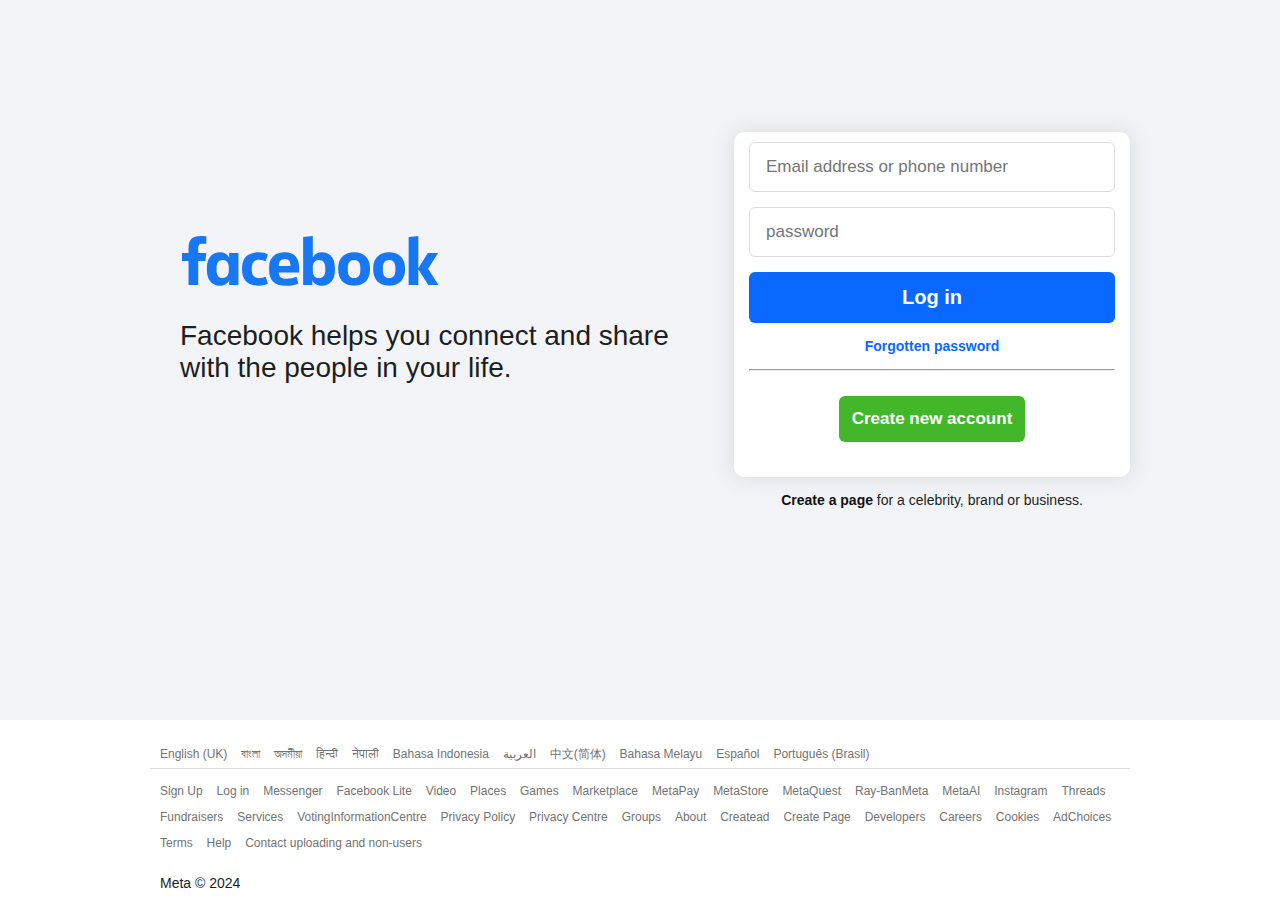
<file: facebook-clone/index.html>
<!DOCTYPE html>
<html lang="en">
  <head>
    <meta charset="UTF-8" />
    <meta name="viewport" content="width=device-width, initial-scale=1.0" />
    <link rel="shortcut icon" href="img/favicon.png" type="image/x-icon" />
    <link rel="stylesheet" href="style.css" />
    <title>Facebook-log in or sign up</title>
  </head>
  <body>
    <section id="body_area">
        <div id="content_area" class="container">
            <div class="left_side">
                <img src="img/logo.svg" alt="" />
                <h2>
                    Facebook helps you connect and share with the people in your life.
                </h2>
            </div>
            <div class="form_area">
                <form action="">
                    <input type="email" placeholder="Email address or phone number" />
                    <input type="password" placeholder="password" />
                    <input type="button" value="Log in" />
                    <a href="">Forgotten password</a>
                    <hr />
                    <button type="button">Create new account</button>
                    </form>
                    <p><a href="">Create a page</a> for a celebrity, brand or business.</p>
            </div>
        </div>
    </section>
    <footer id="footer_area">
        <div class="container">
            <ul class="first_child">
                <li><a href="">English (UK)</a></li>
                <li><a href="">বাংলা</a></li>
                <li><a href="">অসমীয়া </a></li>
                <li><a href="">हिन्दी </a></li>
                <li><a href="">नेपाली </a></li>
                <li><a href="">Bahasa Indonesia </a></li>
                <li><a href="">العربية </a></li>
                <li><a href="">中文(简体) </a></li>
                <li><a href="">Bahasa Melayu </a></li>
                <li><a href="">Español </a></li>
                <li><a href="">Português (Brasil)</a></li>
            </ul>
            <div class="content_curve"></div>
            <ul>
                <li><a href="">Sign Up</a></li>
                <li><a href="">Log in</a></li>
                <li><a href="">Messenger</a></li>
                <li><a href="">Facebook Lite</a></li>
                <li><a href="">Video</a></li>
                <li><a href="">Places</a></li>
                <li><a href="">Games</a></li>
                <li><a href="">Marketplace</a></li>
                <li><a href="">MetaPay</a></li>
                <li><a href="">MetaStore</a></li>
                <li><a href="">MetaQuest</a></li>
                <li><a href="">Ray-BanMeta </a></li>
                <li><a href="">MetaAI</a></li>
                <li><a href="">Instagram</a></li>
                <li><a href="">Threads</a></li>
                <li><a href="">Fundraisers</a></li>
                <li><a href="">Services</a></li>
                <li><a href="">VotingInformationCentre</a></li>
                <li><a href="">Privacy Policy </a></li>
                <li><a href="">Privacy Centre </a></li>
                <li><a href="">Groups</a></li>
                <li><a href="">About</a></li>
                <li><a href="">Createad </a></li>
                <li><a href="">Create Page</a></li>
                <li><a href="">Developers</a></li>
                <li><a href="">Careers</a></li>
                <li><a href="">Cookies</a></li>
                <li><a href="">AdChoices</a></li>
                <li><a href="">Terms</a></li>
                <li><a href="">Help</a></li>
                <li><a href="">Contact uploading and non-users</a></li>
            </ul>
            <p>Meta © 2024</p>
        </div>
    </footer>
  </body>
</html>
</file>
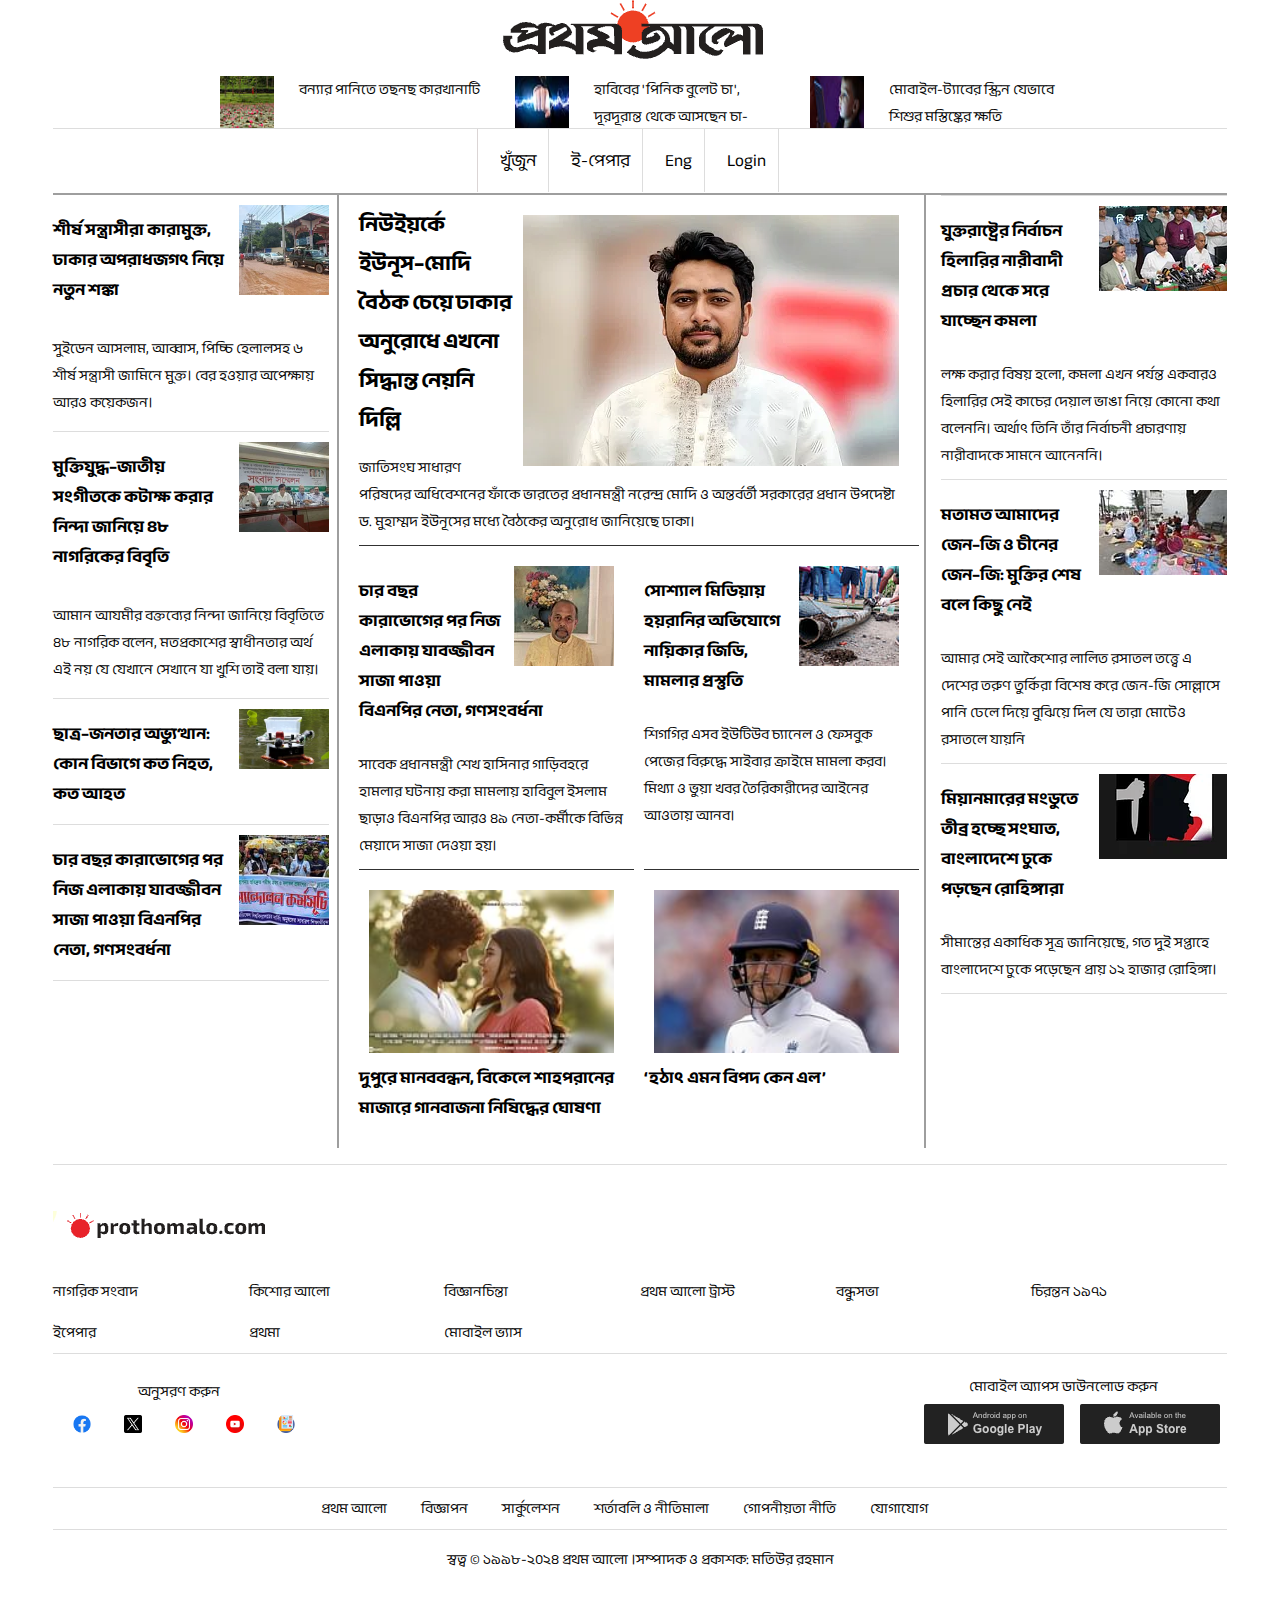
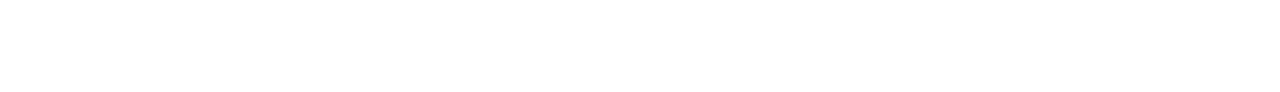
<file: prothomAlo-clone/index.html>
<!DOCTYPE html>
<html lang="en">
<head>
    <meta charset="UTF-8">
    <meta name="viewport" content="width=device-width, initial-scale=1.0">
    <link rel="preconnect" href="https://fonts.googleapis.com">
    <link rel="preconnect" href="https://fonts.gstatic.com" crossorigin>
    <link href="https://fonts.googleapis.com/css2?family=Anek+Bangla:wght@100..800&display=swap" rel="stylesheet">
    <link rel="stylesheet" href="https://cdnjs.cloudflare.com/ajax/libs/font-awesome/6.6.0/css/all.min.css" integrity="sha512-Kc323vGBEqzTmouAECnVceyQqyqdsSiqLQISBL29aUW4U/M7pSPA/gEUZQqv1cwx4OnYxTxve5UMg5GT6L4JJg==" crossorigin="anonymous" referrerpolicy="no-referrer" />
    <link rel="shortcut icon" href="img/favicon.png" type="image/x-icon">
    <link rel="stylesheet" href="style.css">
    <title>প্রথম আলো। বাংলা নিউজ পেপার</title>
</head>
<body>
    <div id="container">
        <header>
                <div id="head">
                    <div class="logo">
                        <img src="img/logo.png" alt="">
                    </div>
                    <div class="side_logo">
                        <img src="img/head1.jpeg" alt="">
                        <a href="#">বন্যার পানিতে তছনছ কারখানাটি</a>
                        <img src="img/head2.webp" alt="">
                        <a href="#">হাবিবের 'পিনিক বুলেট চা', দূরদূরান্ত থেকে আসছেন চা-প্রেমীরা</a>
                        <img src="img/head3.jpg" alt="">
                        <a href="3">মোবাইল-ট্যাবের স্ক্রিন যেভাবে শিশুর মস্তিষ্কের ক্ষতি</a>
                    </div>
                </div>
        </header>
        <nav>
            <div class="navbar">
                <div class="left_nav">
                    <ul>
                        <li><a href="">সর্বশেষ</a></li>
                        <li><a href="">রাজনীতি</a></li>
                        <li><a href="">বাংলাদেশ</a></li>
                        <li><a href="">অপরাধ</a></li>
                        <li><a href="">বিশ্ব</a></li>
                        <li><a href="">বাণিজ্য</a></li>
                        <li><a href="">মতামত</a></li>
                        <li><a href="">খেলা</a></li>
                        <li><a href="">বিনোদন</a></li>
                        <li><a href="">চাকরি</a></li>
                        <li><a href="">জীবনযাপন</a></li>
                    </ul>
                </div>
                <div class="right_nav">
                    <a href="">
                        <div>
                            <i class="fa-solid fa-magnifying-glass"></i>
                            <a href="">খুঁজুন</a>
                        </div>
                    </a>
                    <a href="">
                        <div>
                            <i class="fa-solid fa-newspaper"></i>
                            <a href="">ই-পেপার</a>
                        </div>
                    </a>
                    <a href="">
                        <div>
                            <i class="fa-solid fa-globe"></i>
                            <a href="">Eng</a>
                        </div>
                    </a>
                    <a href="">
                        <div>
                            <i class="fa-solid fa-user"></i>
                            <a href="">Login</a>
                        </div>
                    </a>
                    <a href="">
                        <div>
                            <i class="fa-solid fa-bars"></i>
                        </div>
                    </a>
                </div>
            </div>
        </nav>
        <main>
            <div class="main">
                <aside class="left_side">
                    <div>
                        <img src="img/img7.webp" alt="">
                        <h3>শীর্ষ সন্ত্রাসীরা কারামুক্ত, ঢাকার অপরাধজগৎ নিয়ে নতুন শঙ্কা</h3>
                        <p>সুইডেন আসলাম, আব্বাস, পিচ্চি হেলালসহ ৬ শীর্ষ সন্ত্রাসী জামিনে মুক্ত। বের হওয়ার অপেক্ষায় আরও কয়েকজন।</p>
                    </div>
                    <div>
                        <img src="img/img8.webp" alt="">
                        <h3>মুক্তিযুদ্ধ–জাতীয় সংগীতকে কটাক্ষ করার নিন্দা জানিয়ে ৪৮ নাগরিকের বিবৃতি</h3>
                        <p>আমান আযমীর বক্তব্যের নিন্দা জানিয়ে বিবৃতিতে ৪৮ নাগরিক বলেন, মতপ্রকাশের স্বাধীনতার অর্থ এই নয় যে যেখানে সেখানে যা খুশি তাই বলা যায়।</p>
                    </div>
                    <div>
                        <img src="img/img6.webp" alt="">
                        <h3>ছাত্র–জনতার অভ্যুত্থান: কোন বিভাগে কত নিহত, কত আহত</h3>
                    </div>
                    <div>
                        <img src="img/img9.jpg" alt="">
                        <h3>চার বছর কারাভোগের পর নিজ এলাকায় যাবজ্জীবন সাজা পাওয়া বিএনপির নেতা, গণসংবর্ধনা</h3>
                    </div>
                </aside>
                <div class="main_area">
                    <div>
                        <img src="img/img1.webp" alt="">
                        <h2>নিউইয়র্কে ইউনূস–মোদি বৈঠক চেয়ে ঢাকার অনুরোধে এখনো সিদ্ধান্ত নেয়নি দিল্লি</h2>
                        <p>জাতিসংঘ সাধারণ পরিষদের অধিবেশনের ফাঁকে ভারতের প্রধানমন্ত্রী নরেন্দ্র মোদি ও অন্তর্বর্তী সরকারের প্রধান উপদেষ্টা ড. মুহাম্মদ ইউনূসের মধ্যে বৈঠকের অনুরোধ জানিয়েছে ঢাকা।</p>
                    </div>
                    <div>
                        <img src="img/img2.webp" alt="">
                        <h3>চার বছর কারাভোগের পর নিজ এলাকায় যাবজ্জীবন সাজা পাওয়া বিএনপির নেতা, গণসংবর্ধনা</h3>
                        <p>সাবেক প্রধানমন্ত্রী শেখ হাসিনার গাড়িবহরে হামলার ঘটনায় করা মামলায় হাবিবুল ইসলাম ছাড়াও বিএনপির আরও ৪৯ নেতা-কর্মীকে বিভিন্ন মেয়াদে সাজা দেওয়া হয়।</p>
                    </div>
                    <div>
                        <img src="img/img3.jpg" alt="">
                        <h3>সোশ্যাল মিডিয়ায় হয়রানির অভিযোগে নায়িকার জিডি, মামলার প্রস্তুতি</h3>
                        <p>শিগগির এসব ইউটিউব চ্যানেল ও ফেসবুক পেজের বিরুদ্ধে সাইবার ক্রাইমে মামলা করব। মিথ্যা ও ভুয়া খবর তৈরিকারীদের আইনের আওতায় আনব।</p>
                    </div>
                    <div>
                        <img src="img/img4.jpg" alt="">
                        <h3>দুপুরে মানববন্ধন, বিকেলে শাহপরানের মাজারে গানবাজনা নিষিদ্ধের ঘোষণা</h3>
                    </div>
                    <div>
                        <img src="img/img5.jpeg" alt="">
                        <h3>‘হঠাৎ এমন বিপদ কেন এল’</h3>
                    </div>
                </div>
                <aside class="right_side">
                    <div></div>
                    <div>
                        <img src="img/asid1.webp" alt="">
                        <h3>যুক্তরাষ্ট্রের নির্বাচন হিলারির নারীবাদী প্রচার থেকে সরে যাচ্ছেন কমলা</h3>
                        <p>লক্ষ করার বিষয় হলো, কমলা এখন পর্যন্ত একবারও হিলারির সেই কাচের দেয়াল ভাঙা নিয়ে কোনো কথা বলেননি। অর্থাৎ তিনি তাঁর নির্বাচনী প্রচারণায় নারীবাদকে সামনে আনেননি।</p>
                    </div>
                    <div>
                        <img src="img/asid2.jpg" alt="">
                        <h3>মতামত আমাদের জেন–জি ও চীনের জেন–জি: মুক্তির শেষ বলে কিছু নেই</h3>
                        <p>আমার সেই আকৈশোর লালিত রসাতল তত্ত্বে এ দেশের তরুণ তুর্কিরা বিশেষ করে জেন-জি সোল্লাসে পানি ঢেলে দিয়ে বুঝিয়ে দিল যে তারা মোটেও রসাতলে যায়নি</p>
                    </div>
                    <div>
                        <img src="img/asid3.webp" alt="">
                        <h3>মিয়ানমারের মংডুতে তীব্র হচ্ছে সংঘাত, বাংলাদেশে ঢুকে পড়ছেন রোহিঙ্গারা</h3>
                        <p>সীমান্তের একাধিক সূত্র জানিয়েছে, গত দুই সপ্তাহে বাংলাদেশে ঢুকে পড়েছেন প্রায় ১২ হাজার রোহিঙ্গা।</p>
                    </div>
                </aside>
            </div>
        </main>
        <footer>
            <div class="footer">
                <div class="footer_row1">
                    <img src="img/footer_logo.png" alt="">
                    <div class="footer_links">
                        <ul>
                            <li><a href="">নাগরিক সংবাদ</a></li>
                            <li><a href="">কিশোর আলো</a></li>
                            <li><a href="">বিজ্ঞানচিন্তা</a></li>
                            <li><a href="">প্রথম আলো ট্রাস্ট</a></li>
                            <li><a href="">বন্ধুসভা</a></li>
                            <li><a href="">চিরন্তন ১৯৭১</a></li>
                            <li><a href="">ইপেপার</a></li>
                            <li><a href="">প্রথমা</a></li>
                            <li><a href="">মোবাইল ভ্যাস</a></li>
                        </ul>
                    </div>
                </div>
                <div class="footer_row2">
                    <div class="child1">
                        <div>
                            <span>অনুসরণ করুন</span>
                        </div>
                        <div>
                            <img src="img/communication.png" alt="">
                            <img src="img/twitter.png" alt="">
                            <img src="img/social.png" alt="">
                            <img src="img/youtube.png" alt="">
                            <img src="img/report.png" alt="">
                        </div>
                    </div>
                    <div class="child2">
                        <div>
                            <span>মোবাইল অ্যাপস ডাউনলোড করুন</span>
                        </div>
                        <div>
                            <img src="img/app.png" alt="">
                        </div>
                    </div>
                </div>
                <div class="footer_row3">
                    <ul>
                        <li><a href="">প্রথম আলো</a></li>
                        <li><a href="">বিজ্ঞাপন</a></li>
                        <li><a href="">সার্কুলেশন</a></li>
                        <li><a href="">শর্তাবলি ও নীতিমালা</a></li>
                        <li><a href="">গোপনীয়তা নীতি</a></li>
                        <li><a href="">যোগাযোগ</a></li>
                    </ul>
                </div>
                <div class="footer_row4">
                    <span>স্বত্ব © ১৯৯৮-২০২৪ প্রথম আলো </span>।<span>সম্পাদক ও প্রকাশক: মতিউর রহমান</span>
                </div>
            </div>
        </footer>
    </div>
</body>
</html>
</file>
<file: facebook-clone/style.css>
* {
  margin: 0;
  padding: 0;
  box-sizing: border-box;
  list-style: none;
}
body {
  font-family: Arial, Helvetica, sans-serif;
  font-size: 14px;
  color: #1c1e21;
  overflow-y: scroll;
}

/* body area */
#body_area {
  background: #f2f4f7;
  padding: 72px 120px;
  height: 720px;
}
img {
  max-width: 100%;
  height: auto;
}
.container {
  padding: 20px 0 0;
  width: 980px;
  margin: 0 auto;
}
#content_area {
  display: flex;
  justify-content: space-between;
}
.left_side {
  flex-basis: 580px;
  padding-right: 32px;
}
.left_side img {
  width: 320px;
  padding: 112px 0 0 0;
}
.left_side h2 {
  font-size: 28px;
  font-weight: normal;
  color: #1c1e21;
  width: 520px;
  line-height: 32px;
  padding-left: 30px;
}
.form_area {
  flex-basis: 396px;
}
.form_area form {
  margin-top: 40px;
  background: #fff;
  box-shadow: 0 0 20px 2px #ddd;
  border-radius: 10px;
  padding: 10px 15px 25px;
  text-align: center;
}
.form_area input {
  display: block;
  width: 100%;
  background: #fff;
  padding: 14px 16px;
  font-size: 17px;
  border: 1px solid #ddd;
  border-radius: 6px;
  margin-bottom: 15px;
}
.form_area input:focus {
  outline: 0;
  border: 1px solid #0868ff;
  color: #0875ff;
}
.form_area input[type="button"] {
  background: #0868ff;
  border: none;
  font-size: 20px;
  color: #fff;
  font-weight: bold;
  cursor: pointer;
}
.form_area button[type="button"] {
  background: #42b72a;
  border: none;
  border-radius: 6px;
  font-size: 17px;
  margin-top: 25px;
  margin-bottom: 10px;
  padding: 13px;
  color: #fff;
  font-weight: bold;
  cursor: pointer;
}
.form_area button[type="button"]:hover {
  background: #42b22a;
}
.form_area input[type="button"]:hover {
  background: #0875ff;
}
.form_area a {
  display: inline-block;
  color: #0868ff;
  font-size: 14px;
  font-weight: bold;
  text-decoration: none;
  margin-bottom: 15px;
}
.form_area a:hover {
  cursor: pointer;
  text-decoration: underline;
}
.form_area p {
  text-align: center;
  margin-top: 15px;
}
.form_area p a {
  color: #111;
}

/* footer area */

#footer_area ul li {
  display: inline-block;
  padding: 0 0 0 10px;
  margin: 5px 0;
}
.content_curve {
  border-bottom: 1px solid #ddd;
  line-height: 8px;
  margin-bottom: 8px;
}
#footer_area ul li a {
  color: #737373;
  font-size: 12px;
  text-decoration: none;
}
#footer_area ul li a:hover {
  text-decoration: underline;
}
#footer_area p {
  padding: 0 0 0 10px;
  margin: 20px 0;
}

/* responsive area */

@media screen and (max-width: 420px) and (max-height: 900px){
  #body_area {
    background: #f2f4f7;
    padding: 0px;
    height: 100%;
  }
  .container {
    width: 96%;
  }
  #content_area {
    flex-direction: column;
  }
  .left_side {
    flex-basis: 100%;
  }
  .left_side img {
    width: 96%;
    margin-left: 8px;
    padding: 0 0 15px;
  }
  .left_side h2 {
    font-size: 20px;
    padding: 0;
    font-weight: normal;
    color: #1c1e21;
    width: 100%;
    text-align: center;
  }
  .form_area {
    flex-basis: 100%;
  }
  .container:nth-child(1) {
    display: none;
  }
}
</file>
<file: prothomAlo-clone/style.css>
/* common css */
*{
    margin: 0;
    padding: 0;
    box-sizing: border-box;
}
body{
    font-family: "Anek Bangla", sans-serif;
    font-weight: 400;
    font-size: 14px;
    color: #000000;
    overflow-y: scroll;
}
h2:hover,
h3:hover{
    cursor: pointer;
    color: #0573E6;
}
p:hover{
    font-weight: 500;
}
img{
    max-width: 100%;
    height: auto;
    transition: .05s;
    padding-left: 10px;
}
img:hover{
    transform: scale(1.02);
    cursor: pointer;
}
ul{
    list-style: none;
}
ul li{
    display: inline-block;
}
a{
    text-decoration: none;
    color: #000000;
}
a:hover{
    color: #0573E6;
}
/* body */
#container{
    width: 1280px;
    padding: 0 15px;
    margin: 0 auto;
    color: #000000;
}
/* header area */
#head{
    height: 128px;
    display: flex;
    justify-content: space-between;
    align-items: center;
}
.logo img{
    margin: 0 34px 0 0;
    transform: none;
}
.side_logo{
    display: flex;
    justify-content: space-between;
    align-items: center;
    gap: 25px;
    overflow: hidden;
}
.side_logo img{
    width: 64px;
    height: 64px;
}
.side_logo a {
    width: 181px;
    height: 53px;
}
header{
    border-bottom: .5px solid #ddd;
}
/* navbar area */
nav{
    border-bottom: 2px solid #9E9E9E;
}
.navbar{
    height: 64px;
    display: flex;
    justify-content: space-between;
    align-items: center;
    font-weight: 600;
    font-size: 17px;
}
.navbar li{
    padding-left: 12px;
}

.right_nav{
    display: flex;
    border-left: 1px solid #dbd5d5;
}
.right_nav div{
    height: 63px;
    padding: 0 12px;
    display: flex;
    align-items: center;
    gap: 10px;
    border-right: 1px solid #ddd;
    font-weight: 400;
}
.right_nav div:last-child{
    border-right: none;
}
/* main */
.main{
    display: grid;
    grid-template-columns: 1fr 2fr 1fr;
    justify-content: space-between;
    column-gap: 15px;
}
.main img{
    padding-top: 5px;
}
/* left-side */
.left_side{
    padding-right: 8px;
    border-right: 2px solid #9E9E9E;
}
.left_side div{
    border-bottom: 1px solid #ddd;
}
.left_side div p, h3{
    padding-top: 15px;
    margin: 5px 0 15px 0;
}
.left_side div img{
    width: 100px;
    float: right;
}
/* middle side */
.main_area{
    display: grid;
    grid-template-columns: repeat(2, 1fr);
    gap: 10px;
    padding: 10px 5px;
    border-right: 2px solid #9E9E9E;
}
.main .main_area div{
    padding-right: 10px;
    border-bottom: 1px solid #313131;
}
.main .main_area div p{
    padding: 10px 0 0;
    margin: 5px 0 10px 0;
}
.main .main_area div img{
    float: right;
    padding: 10px;
}
.main .main_area div:first-child{
    grid-column: 1/3;
}
.main .main_area div:first-child img{
    grid-column: 1/3;
}
.main .main_area div:nth-child(4) img,
.main .main_area div:nth-child(5) img{
    float: left;
    width: 100%;
}
.main .main_area div:nth-child(4),
.main .main_area div:nth-child(5){
    border-bottom: none;
}
/* right-side */
.right_side div img{
    float: right;
}
.right_side div{
    border-bottom: 1px solid #ddd;
}
.right_side div p{
    padding: 10px 0 0;
    margin: 5px 0 10px 0;
}
/* footer_area */
footer{
    padding-bottom: 100px;
}
.footer_row1{
    border-top: 1px solid #ddd;
    margin: 16px 0 0;
    padding: 16px 0 19px;
}
.footer_row1 img{
    margin: 30px 0 0;
    padding: 0 0 16px;
}
.footer_links ul{
    display: grid;
    grid-template-columns: repeat(6, 1fr);
    border-bottom: 1px solid #ddd;

}
.footer_row1 .footer_links ul li{
    margin: 7px 16px 7px 0;
}
.footer_row2{
    display: flex;
    justify-content: space-between;
    align-items: center;
    padding: 0 0 19px 0;
    border-bottom: 1px solid #ddd;
}
.footer_row2 .child1, .child2{
    display: flex;
    flex-direction: column;
    justify-content: center;
    align-items: center;
    padding: 0 0 10px 0;
}
.footer_row2 .child1 div img{
    width: 28px;
    margin: 10px;
}
.footer_row3{
    display: flex;
    justify-content: center;
    border-bottom: 1px solid #ddd;
}
.footer_row3 ul li{
    margin: 7px 31px 7px 0;
}
.footer_row4{
    text-align: center;
    padding: 16px 0 19px;
}

/* responsive_area */
@media screen and (max-width:1280px) and (min-width:790px){
    #container{
        width: 94%;
    }
    #head{
        flex-direction: column;
    }
    .navbar{
        flex-direction: column;
    }
    .left_nav{
        display: none;
    }
    .right_nav{
        height: auto;
    }
}
@media screen and (max-width:789px) and (min-width:250px){
    #container{
        width: 94%;
        overflow-x: hidden;
    }
    #head{
        flex-direction: column;
        justify-content: center;
        height: auto;
    }
    .side_logo{
        display: none;
    }
    .navbar{
        flex-direction: column;
    }
    .left_nav{
        display: none;
    }
    .right_nav{
        height: auto;
    }
    .right_nav div:nth-child(4){
        display: none;
    }
    .main{
        display: flex;
        flex-direction: column;
    }
    .left_side{
        display: none;
    }
    .main_area{
        grid-template-columns: auto;
        border-right: none;
    }
    .main .main_area div{
        grid-column: 1/3;
    }
    .main .main_area div img{
        grid-column: 1/3;
        width: 100%;
    }
    .right_side div p{
        display: none;
    }
    .right_side div:last-child{
        border-bottom: none;
    }   
    .footer_links ul{
        grid-template-columns: repeat(3, 1fr);
    }
    .footer_row1 .footer_links ul li{
        margin: auto;
    }
    .footer_row2{
        flex-direction: column;
    }
    
    .footer_row2 .child1{
        border-bottom: 1px solid #ddd;
    }
    .footer_row3 ul li{
        margin: 7px 10px 7px 0;
        text-align: center;
    }
    .footer_row3 ul{
        text-align: center;
    }
    .footer_row4 span:last-child{
        display: none;
    }
}
</file>
